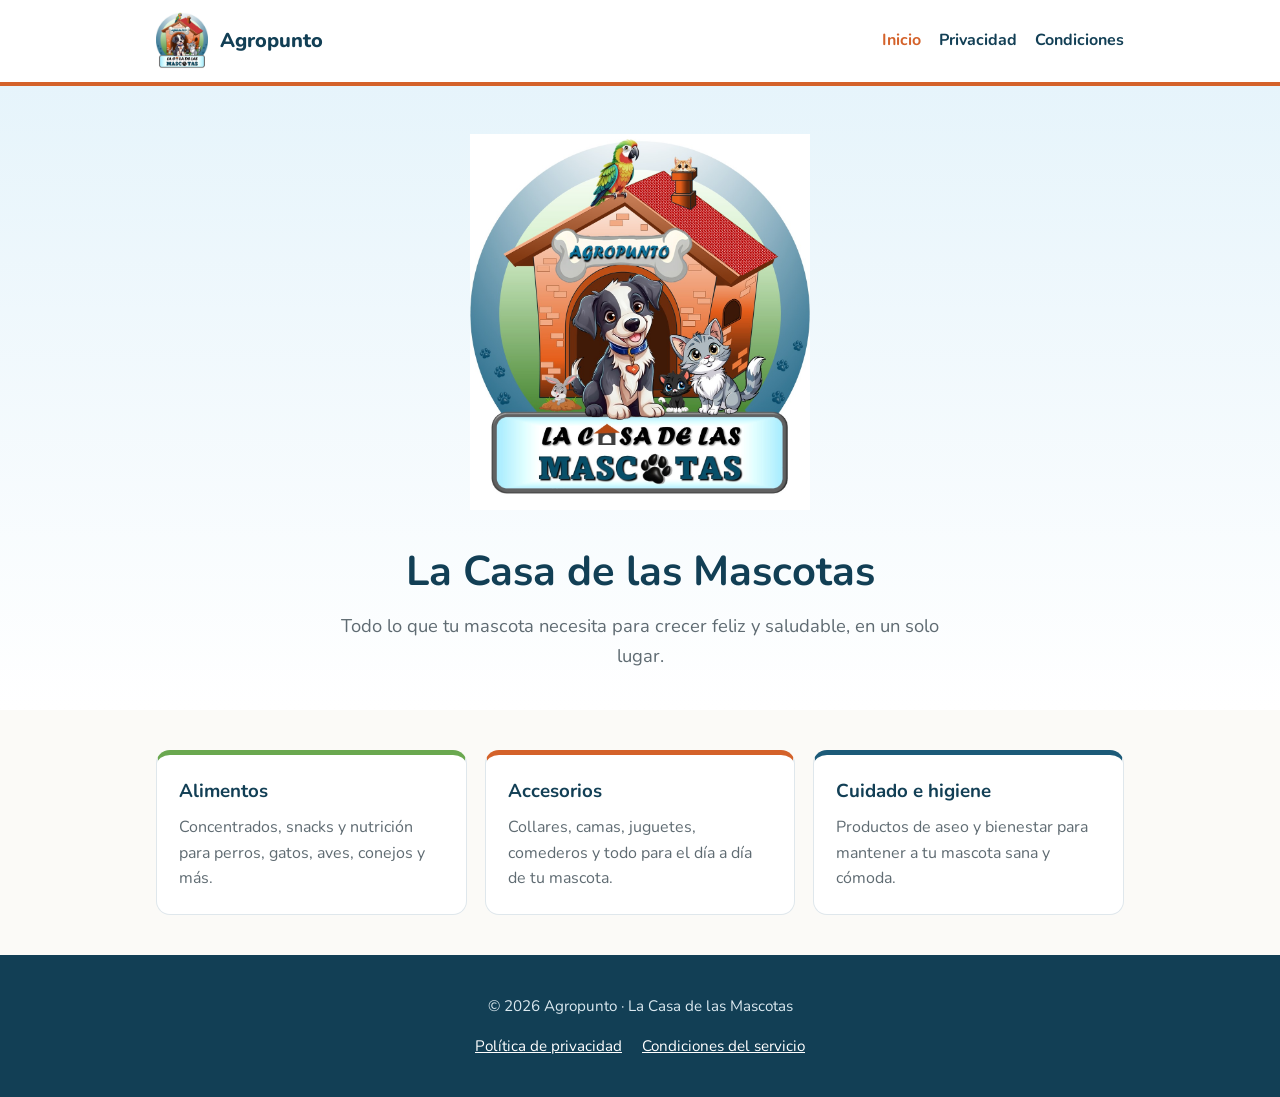
<file: index.html>
<!DOCTYPE html>
<html lang="es">
<head>
  <meta charset="UTF-8">
  <meta name="viewport" content="width=device-width, initial-scale=1.0">
  <title>Agropunto · La Casa de las Mascotas</title>
  <meta name="description" content="Agropunto, La Casa de las Mascotas: alimentos, accesorios y productos para el cuidado de tus mascotas.">
  <link rel="icon" href="logo.png">
  <link href="https://fonts.googleapis.com/css2?family=Nunito:wght@400;700;800&display=swap" rel="stylesheet">
  <link rel="stylesheet" href="estilos.css">
</head>
<body>

  <header class="barra">
    <div class="barra-contenido">
      <a class="marca" href="index.html">
        <img src="logo.png" alt="Logo Agropunto">
        Agropunto
      </a>
      <nav class="menu">
        <a class="activo" href="index.html">Inicio</a>
        <a href="privacidad.html">Privacidad</a>
        <a href="condiciones.html">Condiciones</a>
      </nav>
    </div>
  </header>

  <section class="portada">
    <img src="logo.png" alt="Agropunto - La Casa de las Mascotas">
    <h1>La Casa de las Mascotas</h1>
    <p>Todo lo que tu mascota necesita para crecer feliz y saludable, en un solo lugar.</p>
  </section>

  <main class="contenido">
    <div class="tarjetas">
      <article class="tarjeta">
        <h3>Alimentos</h3>
        <p>Concentrados, snacks y nutrición para perros, gatos, aves, conejos y más.</p>
      </article>
      <article class="tarjeta">
        <h3>Accesorios</h3>
        <p>Collares, camas, juguetes, comederos y todo para el día a día de tu mascota.</p>
      </article>
      <article class="tarjeta">
        <h3>Cuidado e higiene</h3>
        <p>Productos de aseo y bienestar para mantener a tu mascota sana y cómoda.</p>
      </article>
    </div>
  </main>

  <footer class="pie">
    <p>&copy; 2026 Agropunto · La Casa de las Mascotas</p>
    <p>
      <a href="privacidad.html">Política de privacidad</a>
      <a href="condiciones.html">Condiciones del servicio</a>
    </p>
  </footer>

</body>
</html>
</file>
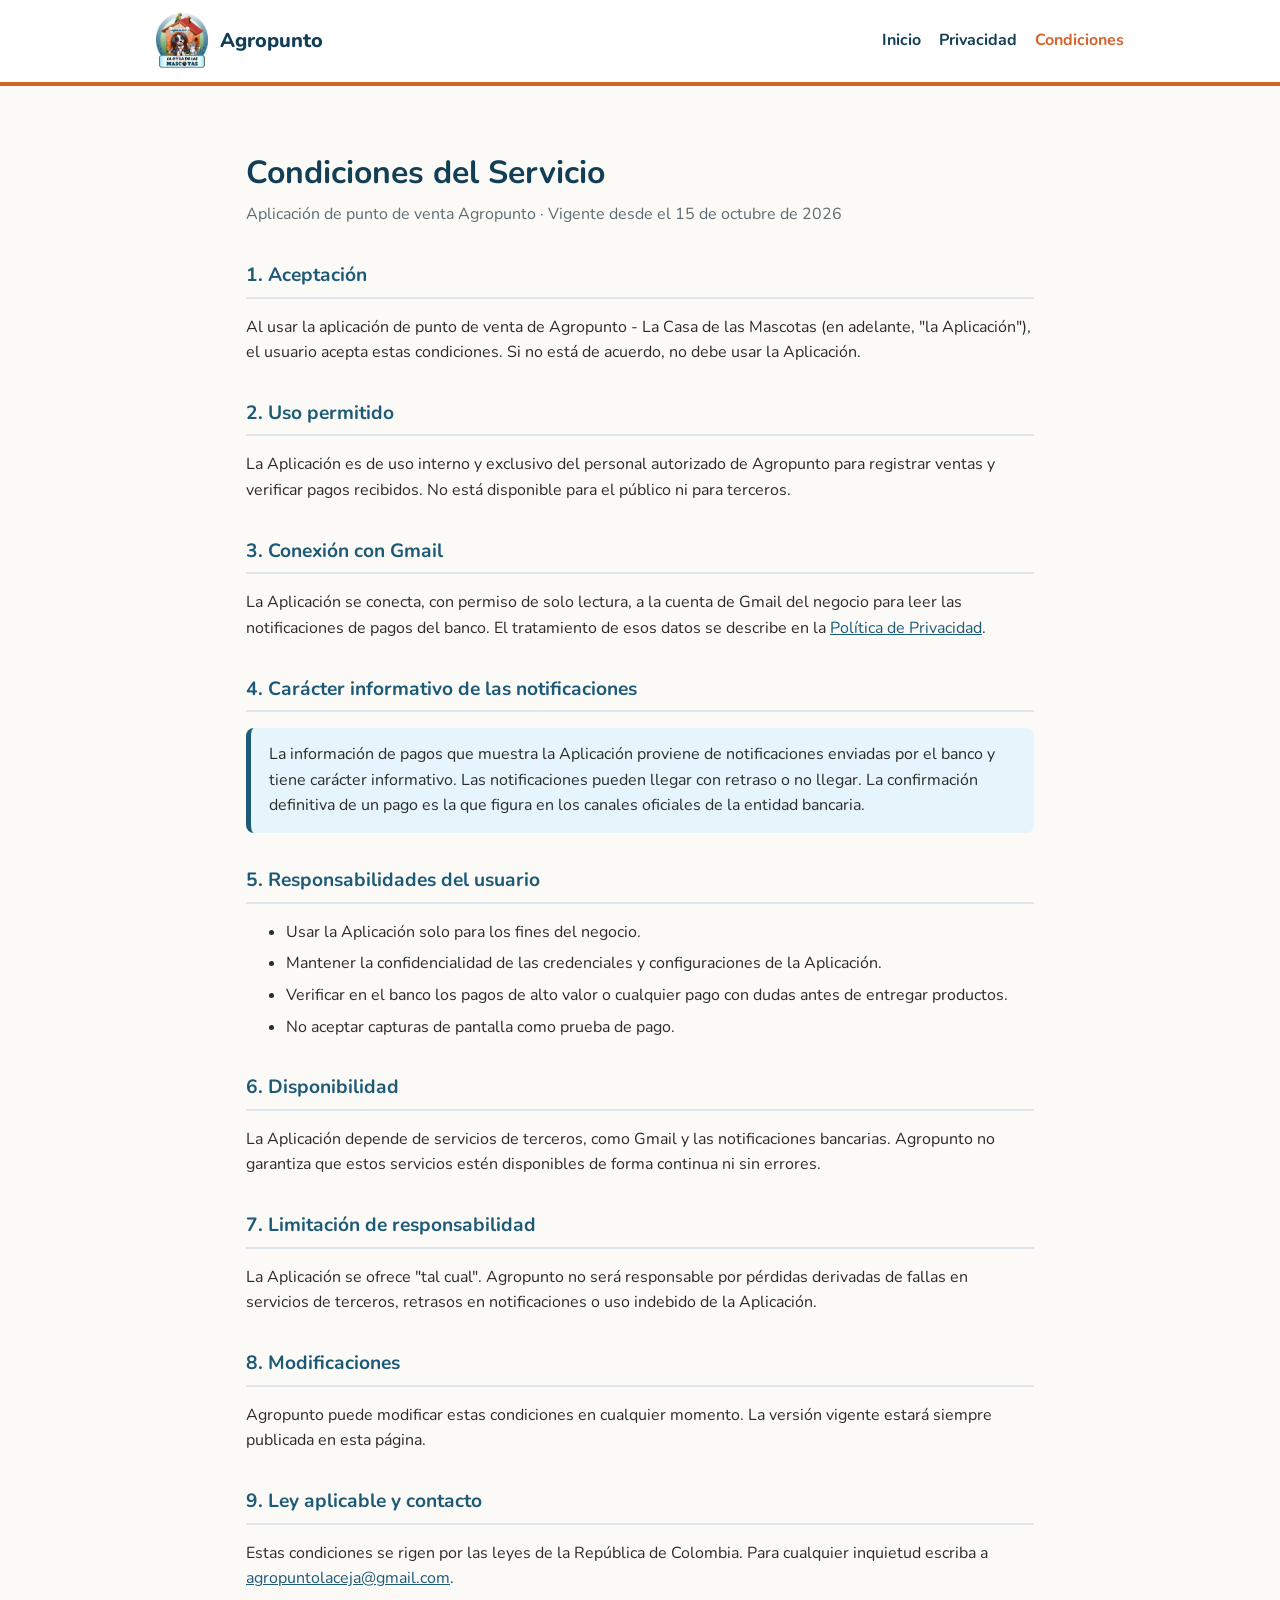
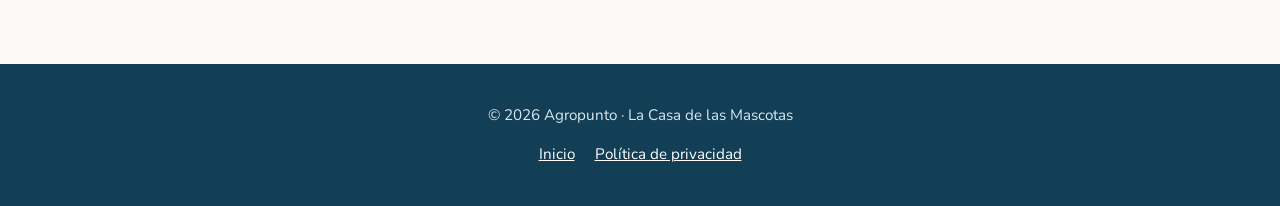
<file: condiciones.html>
<!DOCTYPE html>
<html lang="es">
<head>
  <meta charset="UTF-8">
  <meta name="viewport" content="width=device-width, initial-scale=1.0">
  <title>Condiciones del Servicio · Agropunto</title>
  <link rel="icon" href="logo.png">
  <link href="https://fonts.googleapis.com/css2?family=Nunito:wght@400;700;800&display=swap" rel="stylesheet">
  <link rel="stylesheet" href="estilos.css">
</head>
<body>

  <header class="barra">
    <div class="barra-contenido">
      <a class="marca" href="index.html">
        <img src="logo.png" alt="Logo Agropunto">
        Agropunto
      </a>
      <nav class="menu">
        <a href="index.html">Inicio</a>
        <a href="privacidad.html">Privacidad</a>
        <a class="activo" href="condiciones.html">Condiciones</a>
      </nav>
    </div>
  </header>

  <main class="legal">
    <h1>Condiciones del Servicio</h1>
    <p class="fecha">Aplicación de punto de venta Agropunto · Vigente desde el 15 de octubre de 2026</p>

    <h2>1. Aceptación</h2>
    <p>
      Al usar la aplicación de punto de venta de Agropunto - La Casa de las Mascotas
      (en adelante, "la Aplicación"), el usuario acepta estas condiciones. Si no está de acuerdo,
      no debe usar la Aplicación.
    </p>

    <h2>2. Uso permitido</h2>
    <p>
      La Aplicación es de uso interno y exclusivo del personal autorizado de Agropunto para
      registrar ventas y verificar pagos recibidos. No está disponible para el público ni para
      terceros.
    </p>

    <h2>3. Conexión con Gmail</h2>
    <p>
      La Aplicación se conecta, con permiso de solo lectura, a la cuenta de Gmail del negocio para
      leer las notificaciones de pagos del banco. El tratamiento de esos datos se describe en la
      <a href="privacidad.html">Política de Privacidad</a>.
    </p>

    <h2>4. Carácter informativo de las notificaciones</h2>
    <p class="nota">
      La información de pagos que muestra la Aplicación proviene de notificaciones enviadas por el
      banco y tiene carácter informativo. Las notificaciones pueden llegar con retraso o no llegar.
      La confirmación definitiva de un pago es la que figura en los canales oficiales de la entidad
      bancaria.
    </p>

    <h2>5. Responsabilidades del usuario</h2>
    <ul>
      <li>Usar la Aplicación solo para los fines del negocio.</li>
      <li>Mantener la confidencialidad de las credenciales y configuraciones de la Aplicación.</li>
      <li>Verificar en el banco los pagos de alto valor o cualquier pago con dudas antes de entregar productos.</li>
      <li>No aceptar capturas de pantalla como prueba de pago.</li>
    </ul>

    <h2>6. Disponibilidad</h2>
    <p>
      La Aplicación depende de servicios de terceros, como Gmail y las notificaciones bancarias.
      Agropunto no garantiza que estos servicios estén disponibles de forma continua ni sin errores.
    </p>

    <h2>7. Limitación de responsabilidad</h2>
    <p>
      La Aplicación se ofrece "tal cual". Agropunto no será responsable por pérdidas derivadas de
      fallas en servicios de terceros, retrasos en notificaciones o uso indebido de la Aplicación.
    </p>

    <h2>8. Modificaciones</h2>
    <p>
      Agropunto puede modificar estas condiciones en cualquier momento. La versión vigente estará
      siempre publicada en esta página.
    </p>

    <h2>9. Ley aplicable y contacto</h2>
    <p>
      Estas condiciones se rigen por las leyes de la República de Colombia. Para cualquier inquietud
      escriba a <a href="mailto:agropuntolaceja@gmail.com">agropuntolaceja@gmail.com</a>.
    </p>
  </main>

  <footer class="pie">
    <p>&copy; 2026 Agropunto · La Casa de las Mascotas</p>
    <p>
      <a href="index.html">Inicio</a>
      <a href="privacidad.html">Política de privacidad</a>
    </p>
  </footer>

</body>
</html>
</file>
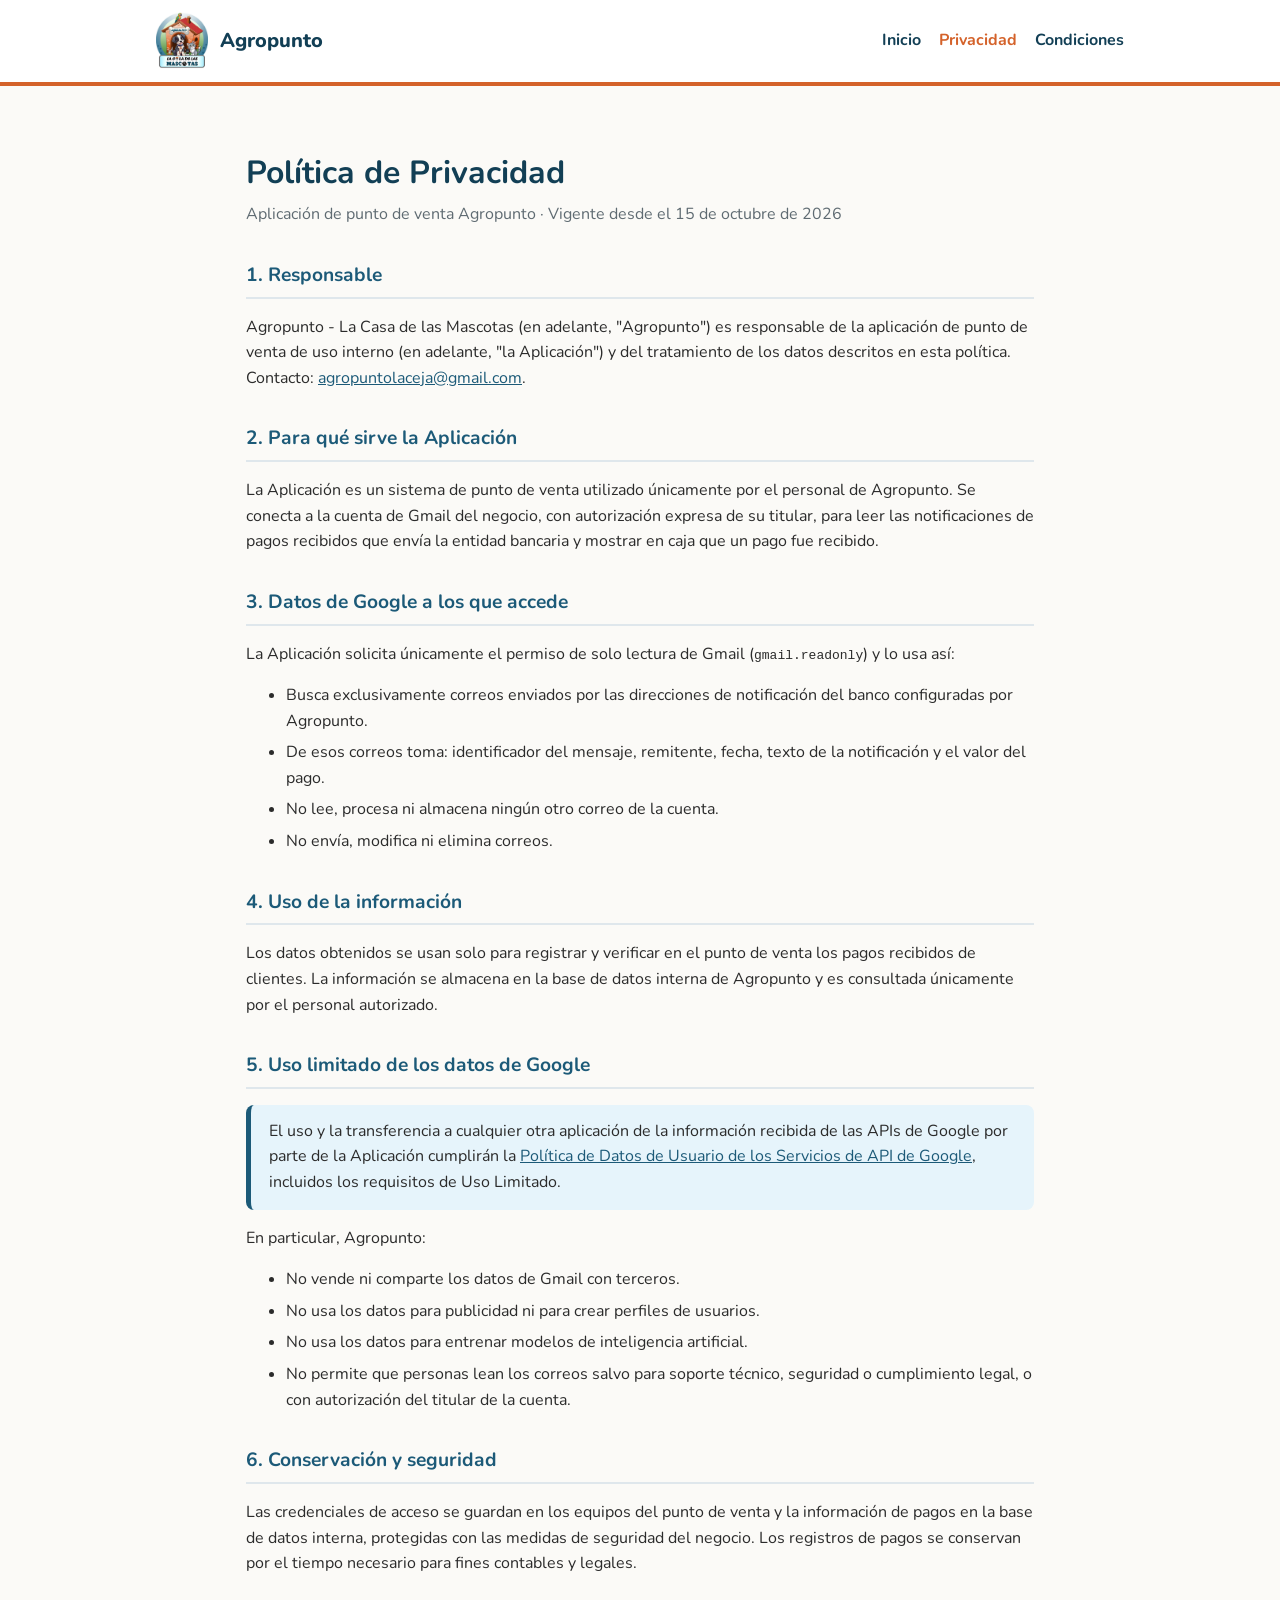
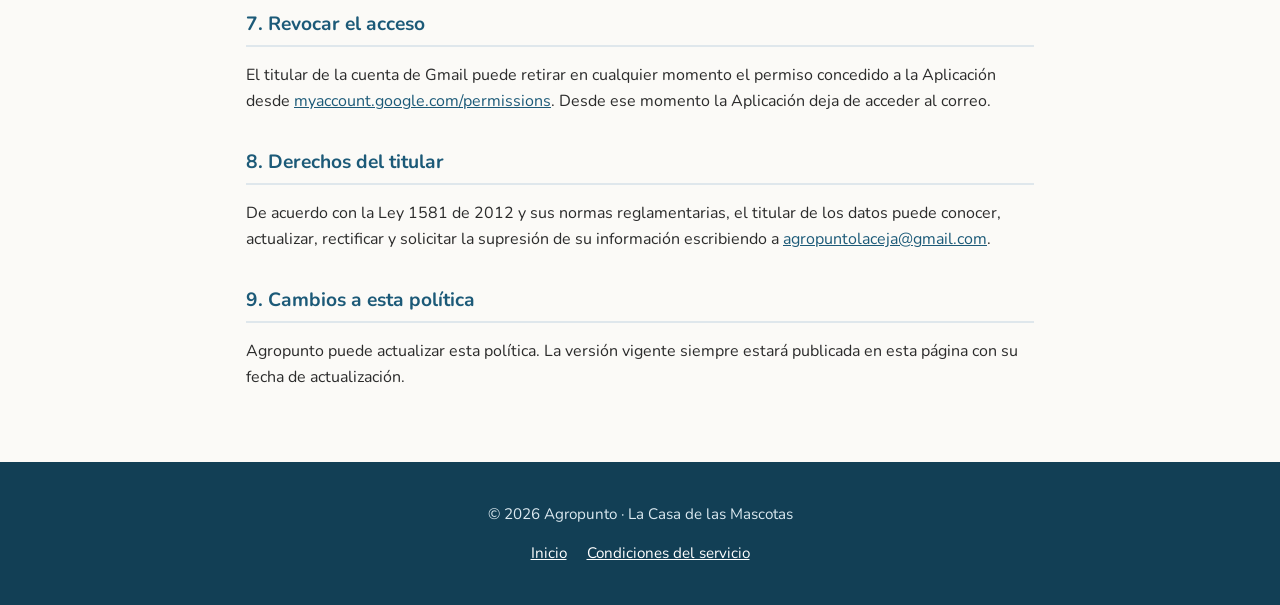
<file: privacidad.html>
<!DOCTYPE html>
<html lang="es">
<head>
  <meta charset="UTF-8">
  <meta name="viewport" content="width=device-width, initial-scale=1.0">
  <title>Política de Privacidad · Agropunto</title>
  <link rel="icon" href="logo.png">
  <link href="https://fonts.googleapis.com/css2?family=Nunito:wght@400;700;800&display=swap" rel="stylesheet">
  <link rel="stylesheet" href="estilos.css">
</head>
<body>

  <header class="barra">
    <div class="barra-contenido">
      <a class="marca" href="index.html">
        <img src="logo.png" alt="Logo Agropunto">
        Agropunto
      </a>
      <nav class="menu">
        <a href="index.html">Inicio</a>
        <a class="activo" href="privacidad.html">Privacidad</a>
        <a href="condiciones.html">Condiciones</a>
      </nav>
    </div>
  </header>

  <main class="legal">
    <h1>Política de Privacidad</h1>
    <p class="fecha">Aplicación de punto de venta Agropunto · Vigente desde el 15 de octubre de 2026</p>

    <h2>1. Responsable</h2>
    <p>
      Agropunto - La Casa de las Mascotas (en adelante, "Agropunto") es responsable de la
      aplicación de punto de venta de uso interno (en adelante, "la Aplicación") y del
      tratamiento de los datos descritos en esta política.
      Contacto: <a href="mailto:agropuntolaceja@gmail.com">agropuntolaceja@gmail.com</a>.
    </p>

    <h2>2. Para qué sirve la Aplicación</h2>
    <p>
      La Aplicación es un sistema de punto de venta utilizado únicamente por el personal de
      Agropunto. Se conecta a la cuenta de Gmail del negocio, con autorización expresa de su
      titular, para leer las notificaciones de pagos recibidos que envía la entidad bancaria y
      mostrar en caja que un pago fue recibido.
    </p>

    <h2>3. Datos de Google a los que accede</h2>
    <p>La Aplicación solicita únicamente el permiso de solo lectura de Gmail (<code>gmail.readonly</code>) y lo usa así:</p>
    <ul>
      <li>Busca exclusivamente correos enviados por las direcciones de notificación del banco configuradas por Agropunto.</li>
      <li>De esos correos toma: identificador del mensaje, remitente, fecha, texto de la notificación y el valor del pago.</li>
      <li>No lee, procesa ni almacena ningún otro correo de la cuenta.</li>
      <li>No envía, modifica ni elimina correos.</li>
    </ul>

    <h2>4. Uso de la información</h2>
    <p>
      Los datos obtenidos se usan solo para registrar y verificar en el punto de venta los pagos
      recibidos de clientes. La información se almacena en la base de datos interna de Agropunto
      y es consultada únicamente por el personal autorizado.
    </p>

    <h2>5. Uso limitado de los datos de Google</h2>
    <p class="nota">
      El uso y la transferencia a cualquier otra aplicación de la información recibida de las APIs
      de Google por parte de la Aplicación cumplirán la
      <a href="https://developers.google.com/terms/api-services-user-data-policy" target="_blank" rel="noopener">Política de Datos de Usuario de los Servicios de API de Google</a>,
      incluidos los requisitos de Uso Limitado.
    </p>
    <p>En particular, Agropunto:</p>
    <ul>
      <li>No vende ni comparte los datos de Gmail con terceros.</li>
      <li>No usa los datos para publicidad ni para crear perfiles de usuarios.</li>
      <li>No usa los datos para entrenar modelos de inteligencia artificial.</li>
      <li>No permite que personas lean los correos salvo para soporte técnico, seguridad o cumplimiento legal, o con autorización del titular de la cuenta.</li>
    </ul>

    <h2>6. Conservación y seguridad</h2>
    <p>
      Las credenciales de acceso se guardan en los equipos del punto de venta y la información
      de pagos en la base de datos interna, protegidas con las medidas de seguridad del negocio.
      Los registros de pagos se conservan por el tiempo necesario para fines contables y legales.
    </p>

    <h2>7. Revocar el acceso</h2>
    <p>
      El titular de la cuenta de Gmail puede retirar en cualquier momento el permiso concedido a la
      Aplicación desde <a href="https://myaccount.google.com/permissions" target="_blank" rel="noopener">myaccount.google.com/permissions</a>.
      Desde ese momento la Aplicación deja de acceder al correo.
    </p>

    <h2>8. Derechos del titular</h2>
    <p>
      De acuerdo con la Ley 1581 de 2012 y sus normas reglamentarias, el titular de los datos puede
      conocer, actualizar, rectificar y solicitar la supresión de su información escribiendo a
      <a href="mailto:agropuntolaceja@gmail.com">agropuntolaceja@gmail.com</a>.
    </p>

    <h2>9. Cambios a esta política</h2>
    <p>
      Agropunto puede actualizar esta política. La versión vigente siempre estará publicada en esta página
      con su fecha de actualización.
    </p>
  </main>

  <footer class="pie">
    <p>&copy; 2026 Agropunto · La Casa de las Mascotas</p>
    <p>
      <a href="index.html">Inicio</a>
      <a href="condiciones.html">Condiciones del servicio</a>
    </p>
  </footer>

</body>
</html>
</file>
<file: estilos.css>
:root {
  --azul: #1c5a78;
  --azul-oscuro: #123f55;
  --celeste: #e6f4fb;
  --naranja: #d4622a;
  --verde: #6aa84f;
  --texto: #2b2b2b;
  --gris: #5f6b72;
  --fondo: #fbfaf7;
  --borde: #dfe7ec;
}

* { box-sizing: border-box; }

body {
  margin: 0;
  font-family: "Nunito", "Segoe UI", Arial, sans-serif;
  color: var(--texto);
  background: var(--fondo);
  line-height: 1.6;
}

a { color: var(--azul); }
a:hover { color: var(--naranja); }

/* Encabezado */
.barra {
  background: #fff;
  border-bottom: 4px solid var(--naranja);
}
.barra-contenido {
  max-width: 1000px;
  margin: 0 auto;
  padding: 12px 16px;
  display: flex;
  align-items: center;
  justify-content: space-between;
  gap: 16px;
  flex-wrap: wrap;
}
.marca {
  display: flex;
  align-items: center;
  gap: 12px;
  text-decoration: none;
  color: var(--azul-oscuro);
  font-weight: 800;
  font-size: 1.25rem;
}
.marca img { width: 52px; height: auto; }
.menu { display: flex; gap: 18px; flex-wrap: wrap; }
.menu a {
  text-decoration: none;
  font-weight: 700;
  color: var(--azul-oscuro);
}
.menu a.activo { color: var(--naranja); }

/* Portada */
.portada {
  background: linear-gradient(180deg, var(--celeste) 0%, #fff 100%);
  text-align: center;
  padding: 48px 16px 40px;
}
.portada img {
  width: 100%;
  max-width: 340px;
  height: auto;
}
.portada h1 {
  color: var(--azul-oscuro);
  font-size: clamp(1.8rem, 5vw, 2.6rem);
  margin: 20px 0 6px;
}
.portada p {
  color: var(--gris);
  font-size: 1.15rem;
  max-width: 640px;
  margin: 0 auto;
}

/* Secciones */
.contenido {
  max-width: 1000px;
  margin: 0 auto;
  padding: 40px 16px;
}
.tarjetas {
  display: grid;
  grid-template-columns: repeat(auto-fit, minmax(220px, 1fr));
  gap: 18px;
}
.tarjeta {
  background: #fff;
  border: 1px solid var(--borde);
  border-top: 5px solid var(--verde);
  border-radius: 14px;
  padding: 22px;
}
.tarjeta:nth-child(2) { border-top-color: var(--naranja); }
.tarjeta:nth-child(3) { border-top-color: var(--azul); }
.tarjeta h3 { margin: 0 0 8px; color: var(--azul-oscuro); }
.tarjeta p { margin: 0; color: var(--gris); }

/* Paginas legales */
.legal {
  max-width: 820px;
  margin: 0 auto;
  padding: 40px 16px 56px;
}
.legal h1 { color: var(--azul-oscuro); margin-bottom: 4px; }
.legal .fecha { color: var(--gris); margin-top: 0; }
.legal h2 {
  color: var(--azul);
  font-size: 1.2rem;
  margin-top: 32px;
  border-bottom: 2px solid var(--borde);
  padding-bottom: 6px;
}
.legal li { margin-bottom: 6px; }
.nota {
  background: var(--celeste);
  border-left: 5px solid var(--azul);
  padding: 14px 18px;
  border-radius: 8px;
}

/* Pie */
.pie {
  background: var(--azul-oscuro);
  color: #dbe9f0;
  text-align: center;
  padding: 24px 16px;
  font-size: 0.95rem;
}
.pie a { color: #fff; margin: 0 8px; }
</file>
